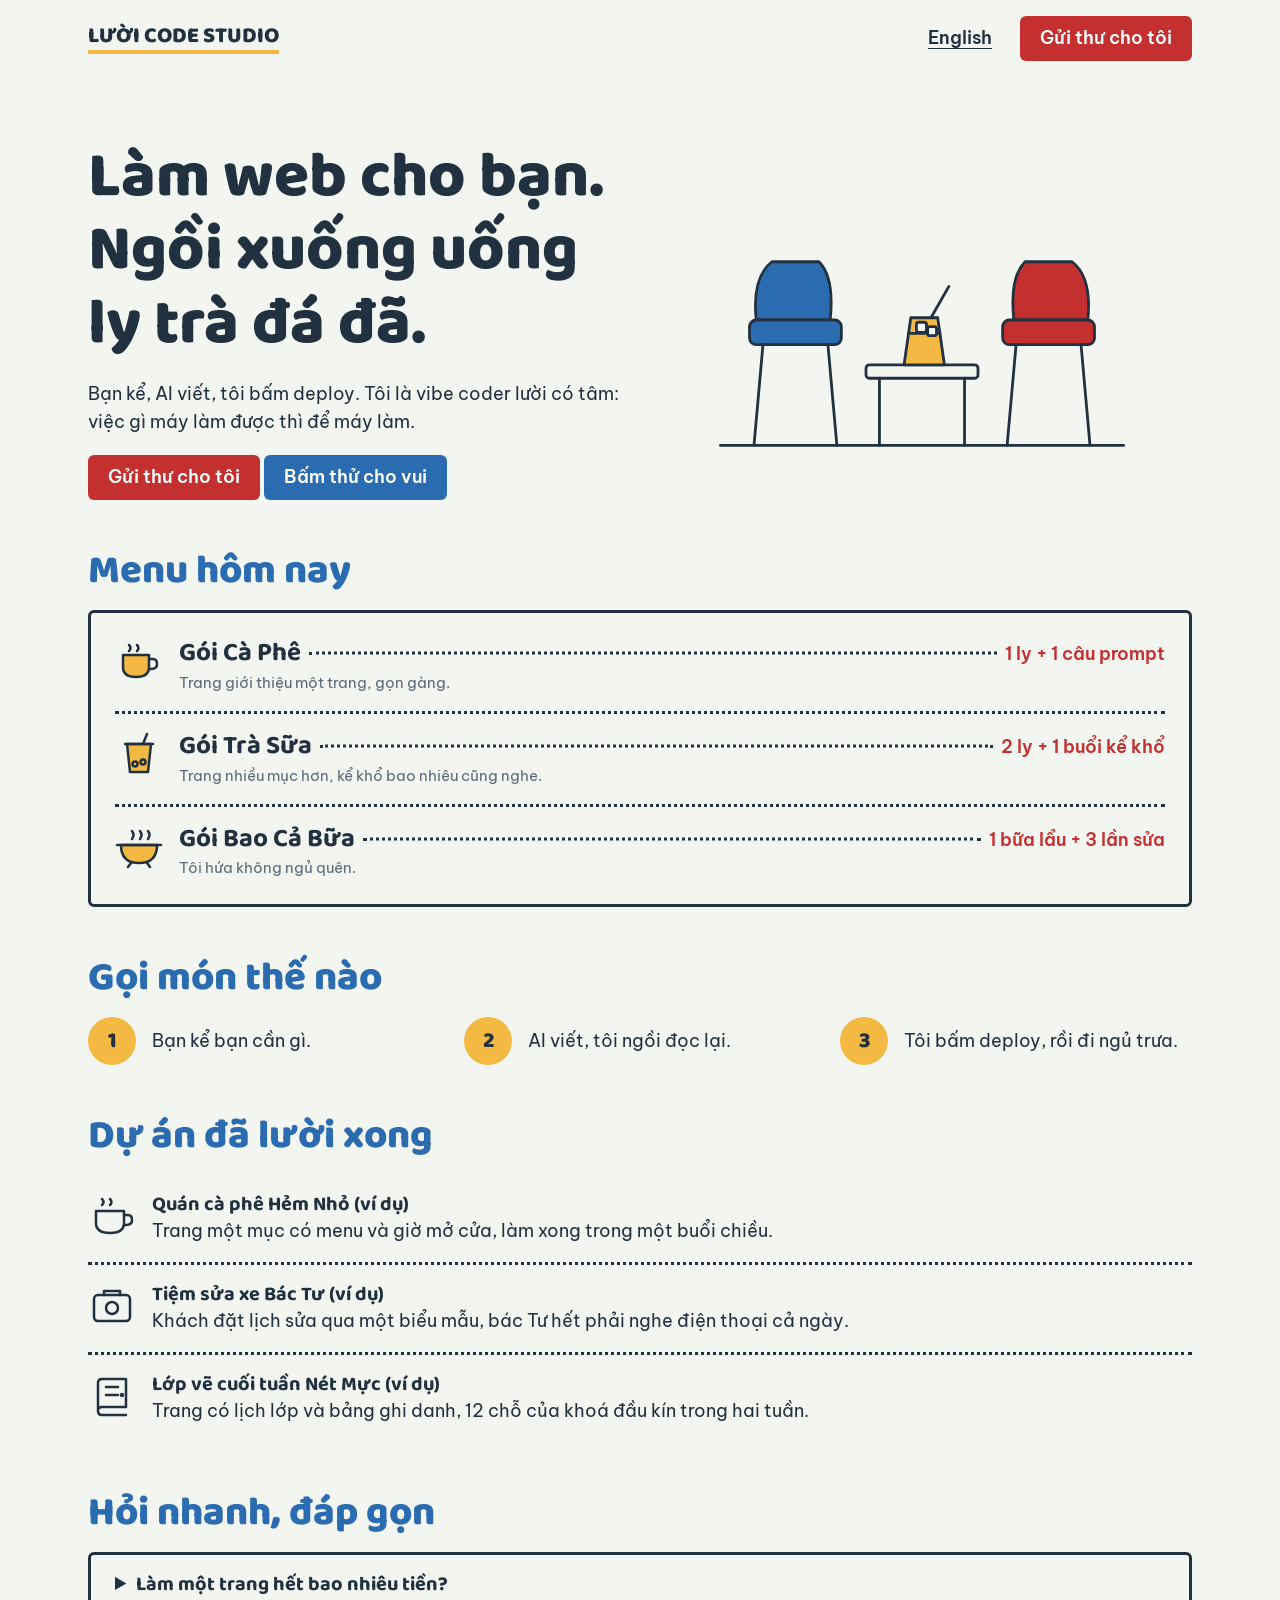
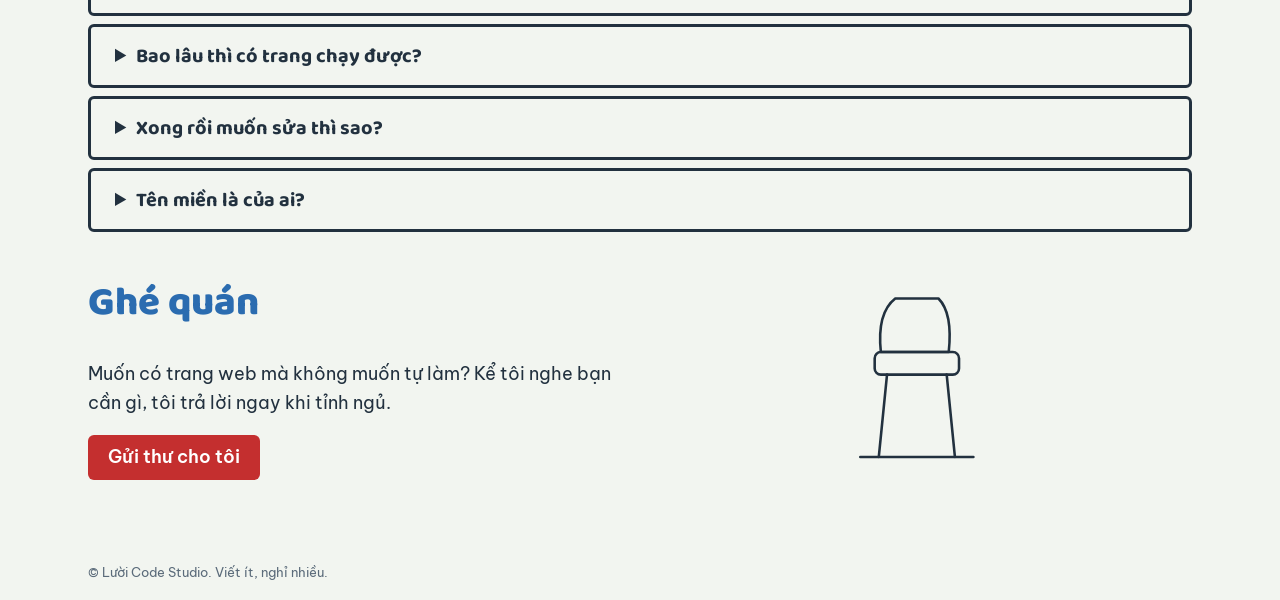
<file: site/index.html>
<!doctype html>
<html lang="vi">
<head>
<meta charset="utf-8">
<meta name="viewport" content="width=device-width, initial-scale=1">
<meta name="version" content="dev">
<meta name="description" content="Lười Code Studio: làm web cho bạn theo kiểu lười có tâm. Bạn kể, AI viết, tôi bấm deploy.">
<title>Lười Code Studio - Làm web cho người bận, bởi người lười</title>
<link rel="canonical" href="https://silver-rp.github.io/autodev-sandbox/">
<link rel="alternate" hreflang="vi" href="https://silver-rp.github.io/autodev-sandbox/">
<link rel="alternate" hreflang="en" href="https://silver-rp.github.io/autodev-sandbox/en/">
<link rel="alternate" hreflang="x-default" href="https://silver-rp.github.io/autodev-sandbox/">
<link rel="icon" type="image/svg+xml" href="favicon.svg">
<meta property="og:title" content="Lười Code Studio - Làm web cho người bận, bởi người lười">
<meta property="og:description" content="Bạn kể, AI viết, tôi bấm deploy. Làm web theo kiểu lười có tâm.">
<meta property="og:type" content="website">
<meta property="og:url" content="https://silver-rp.github.io/autodev-sandbox/">
<meta property="og:image" content="https://silver-rp.github.io/autodev-sandbox/og.png">
<meta property="og:image:width" content="1200">
<meta property="og:image:height" content="630">
<meta property="og:locale" content="vi_VN">
<meta property="og:locale:alternate" content="en_US">
<meta name="twitter:card" content="summary_large_image">
<meta name="twitter:title" content="Lười Code Studio - Làm web cho người bận, bởi người lười">
<meta name="twitter:description" content="Bạn kể, AI viết, tôi bấm deploy. Làm web theo kiểu lười có tâm.">
<meta name="twitter:image" content="https://silver-rp.github.io/autodev-sandbox/og.png">
<link rel="preconnect" href="https://fonts.googleapis.com">
<link rel="preconnect" href="https://fonts.gstatic.com" crossorigin>
<link rel="stylesheet" href="style.css">
<link rel="preload" as="style" href="https://fonts.googleapis.com/css2?family=Baloo+2:wght@700;800&family=Be+Vietnam+Pro:wght@400;600&subset=vietnamese&display=swap">
<noscript><link rel="stylesheet" href="https://fonts.googleapis.com/css2?family=Baloo+2:wght@700;800&family=Be+Vietnam+Pro:wght@400;600&subset=vietnamese&display=swap"></noscript>
<script type="application/ld+json">
{"@context": "https://schema.org", "@type": "ProfessionalService", "name": "Lười Code Studio", "description": "Bạn kể, AI viết, tôi bấm deploy. Làm web theo kiểu lười có tâm.", "url": "https://silver-rp.github.io/autodev-sandbox/", "email": "hello@example.com", "areaServed": "VN"}
</script>
<script src="https://cdn.jsdelivr.net/npm/gsap@3.12.5/dist/gsap.min.js" integrity="sha384-g4NTh/Iv5PPU4xPyhEWqPcwtNXOvdaDI8LLnyYfyNZOjKJeYQyjzQ9X5275eBjpt" crossorigin="anonymous" defer></script>
<script src="main.js" defer></script>
</head>
<body>
<header>
<strong class="bang-hieu">LƯỜI CODE STUDIO</strong>
<a class="doi-ngon-ngu" href="en/" hreflang="en" lang="en">English</a>
<a class="nut" href="mailto:hello@example.com">Gửi thư cho tôi</a>
</header>
<main>
<section id="hero">
<div>
<h1>Làm web cho bạn. Ngồi xuống uống ly trà đá đã.</h1>
<p>Bạn kể, AI viết, tôi bấm deploy. Tôi là vibe coder lười có tâm: việc gì máy làm được thì để máy làm.</p>
<a class="nut" href="mailto:hello@example.com">Gửi thư cho tôi</a>
<button type="button" class="nut nut-vui" id="luoi-nut" aria-pressed="false" hidden>Bấm thử cho vui</button>
</div>
<div class="hero-hinh">
<svg viewBox="0 0 400 300" role="img" aria-labelledby="hero-title" fill="none" stroke="currentColor" stroke-width="2.5" stroke-linecap="round" stroke-linejoin="round">
<title id="hero-title">Hai chiếc ghế nhựa xanh và đỏ bên chiếc bàn thấp có ly trà đá</title>
<path d="M20 262H380"/>
<g class="ghe ghe-xanh">
<path d="M52 150Q48 112 66 98H108Q122 112 118 150Z"/>
<rect x="46" y="150" width="82" height="22" rx="6"/>
<path d="M58 172L50 262M116 172L124 262"/>
</g>
<g class="ban">
<rect x="150" y="190" width="100" height="12" rx="3"/>
<path d="M162 202V262M238 202V262"/>
<g class="ly-tra">
<path class="ly" d="M184 190L190 148H214L220 190Z"/>
<path d="M188 162H216"/>
<rect class="da" x="195" y="152" width="9" height="9" rx="2"/>
<rect class="da" x="205" y="156" width="8" height="8" rx="2"/>
<path d="M208 148L224 120"/>
</g>
</g>
<g class="ghe ghe-do">
<path d="M348 150Q352 112 334 98H292Q278 112 282 150Z"/>
<rect x="272" y="150" width="82" height="22" rx="6"/>
<path d="M342 172L350 262M284 172L276 262"/>
</g>
</svg>
</div>
</section>
<section id="dich-vu">
<h2>Menu hôm nay</h2>
<ul>
<li>
<svg viewBox="0 0 48 48" aria-hidden="true" focusable="false" fill="none" stroke="currentColor" stroke-width="2.5" stroke-linecap="round" stroke-linejoin="round">
<path class="do-tra" d="M8 18H34V30Q34 40 21 40Q8 40 8 30Z"/>
<path d="M34 22H38Q42 22 42 27Q42 32 36 32H34"/>
<path d="M14 8Q17 11 14 14M22 8Q25 11 22 14"/>
</svg>
<div class="mon">
<p class="mon-dong"><span class="ten">Gói Cà Phê</span><span class="cham" aria-hidden="true"></span><span class="gia">1 ly + 1 câu prompt</span></p>
<p class="mo-ta">Trang giới thiệu một trang, gọn gàng.</p>
</div>
</li>
<li>
<svg viewBox="0 0 48 48" aria-hidden="true" focusable="false" fill="none" stroke="currentColor" stroke-width="2.5" stroke-linecap="round" stroke-linejoin="round">
<path class="do-tra" d="M12 14H36L33 42H15Z"/>
<path d="M10 14H38"/>
<path d="M28 14L32 4"/>
<circle cx="20" cy="34" r="2.5"/>
<circle cx="28" cy="32" r="2.5"/>
</svg>
<div class="mon">
<p class="mon-dong"><span class="ten">Gói Trà Sữa</span><span class="cham" aria-hidden="true"></span><span class="gia">2 ly + 1 buổi kể khổ</span></p>
<p class="mo-ta">Trang nhiều mục hơn, kể khổ bao nhiêu cũng nghe.</p>
</div>
</li>
<li>
<svg viewBox="0 0 48 48" aria-hidden="true" focusable="false" fill="none" stroke="currentColor" stroke-width="2.5" stroke-linecap="round" stroke-linejoin="round">
<path class="do-tra" d="M6 22H42Q42 40 24 40Q6 40 6 22Z"/>
<path d="M2 22H46"/>
<path d="M16 40L13 44M32 40L35 44"/>
<path d="M17 8Q20 12 17 16M25 8Q28 12 25 16M33 8Q36 12 33 16"/>
</svg>
<div class="mon">
<p class="mon-dong"><span class="ten">Gói Bao Cả Bữa</span><span class="cham" aria-hidden="true"></span><span class="gia">1 bữa lẩu + 3 lần sửa</span></p>
<p class="mo-ta">Tôi hứa không ngủ quên.</p>
</div>
</li>
</ul>
</section>
<section id="cach-lam">
<h2>Gọi món thế nào</h2>
<ol>
<li>Bạn kể bạn cần gì.</li>
<li>AI viết, tôi ngồi đọc lại.</li>
<li>Tôi bấm deploy, rồi đi ngủ trưa.</li>
</ol>
</section>
<section id="du-an">
<h2>Dự án đã lười xong</h2>
<article>
<svg viewBox="0 0 48 48" aria-hidden="true" focusable="false" fill="none" stroke="currentColor" stroke-width="2.5" stroke-linecap="round" stroke-linejoin="round">
<path d="M8 20H36V32Q36 42 22 42Q8 42 8 32Z"/>
<path d="M36 24H40Q44 24 44 29Q44 34 38 34H36"/>
<path d="M14 8Q17 11 14 14M22 8Q25 11 22 14"/>
</svg>
<div>
<h3>Quán cà phê Hẻm Nhỏ (ví dụ)</h3>
<p>Trang một mục có menu và giờ mở cửa, làm xong trong một buổi chiều.</p>
</div>
</article>
<article>
<svg viewBox="0 0 48 48" aria-hidden="true" focusable="false" fill="none" stroke="currentColor" stroke-width="2.5" stroke-linecap="round" stroke-linejoin="round">
<rect x="6" y="14" width="36" height="26" rx="4"/>
<path d="M16 14V10H32V14"/>
<circle cx="24" cy="27" r="6"/>
</svg>
<div>
<h3>Tiệm sửa xe Bác Tư (ví dụ)</h3>
<p>Khách đặt lịch sửa qua một biểu mẫu, bác Tư hết phải nghe điện thoại cả ngày.</p>
</div>
</article>
<article>
<svg viewBox="0 0 48 48" aria-hidden="true" focusable="false" fill="none" stroke="currentColor" stroke-width="2.5" stroke-linecap="round" stroke-linejoin="round">
<path d="M10 40V12Q10 8 14 8H38V36H14Q10 36 10 40Q10 44 14 44H38"/>
<path d="M18 16H30M18 24H30"/>
<circle cx="34" cy="24" r="1"/>
</svg>
<div>
<h3>Lớp vẽ cuối tuần Nét Mực (ví dụ)</h3>
<p>Trang có lịch lớp và bảng ghi danh, 12 chỗ của khoá đầu kín trong hai tuần.</p>
</div>
</article>
</section>
<section id="hoi-dap">
<h2>Hỏi nhanh, đáp gọn</h2>
<details>
<summary>Làm một trang hết bao nhiêu tiền?</summary>
<p>Gói Cà Phê là một ly và một câu prompt, Gói Trà Sữa là hai ly và một buổi kể khổ. Gửi thư kể bạn cần gì, tôi báo giá bằng số cụ thể trước khi bắt đầu, không có phụ phí bất ngờ.</p>
</details>
<details>
<summary>Bao lâu thì có trang chạy được?</summary>
<p>Trang một mục thường xong trong vài ngày, trang nhiều mục lâu hơn một chút. AI viết nhanh, phần chậm là chờ bạn trả lời xem muốn gì.</p>
</details>
<details>
<summary>Xong rồi muốn sửa thì sao?</summary>
<p>Sửa được. Gói Bao Cả Bữa có sẵn 3 lần sửa. Hết lượt thì cứ nhắn, việc nhỏ tôi làm nhanh, việc lớn tôi báo giá trước rồi mới làm.</p>
</details>
<details>
<summary>Tên miền là của ai?</summary>
<p>Của bạn. Tên miền đăng ký bằng tài khoản của bạn, tôi chỉ được mời vào để cấu hình. Muốn đổi người làm lúc nào cũng được, tôi sẽ bàn giao hết.</p>
</details>
</section>
<section id="lien-he">
<h2>Ghé quán</h2>
<p>Muốn có trang web mà không muốn tự làm? Kể tôi nghe bạn cần gì, tôi trả lời ngay khi tỉnh ngủ.</p>
<a class="nut" href="mailto:hello@example.com">Gửi thư cho tôi</a>
<svg class="ghe-trong" viewBox="0 0 140 180" aria-hidden="true" focusable="false" fill="none" stroke="currentColor" stroke-width="2.5" stroke-linecap="round" stroke-linejoin="round">
<title>Chiếc ghế nhựa còn trống, chờ bạn ghé</title>
<path d="M30 70Q26 32 44 18H86Q100 32 96 70Z"/>
<rect x="24" y="70" width="82" height="22" rx="6"/>
<path d="M36 92L28 172M94 92L102 172"/>
<path d="M10 172H120"/>
</svg>
</section>
</main>
<footer>
<small>© Lười Code Studio. Viết ít, nghỉ nhiều.</small>
</footer>
</body>
</html>
</file>
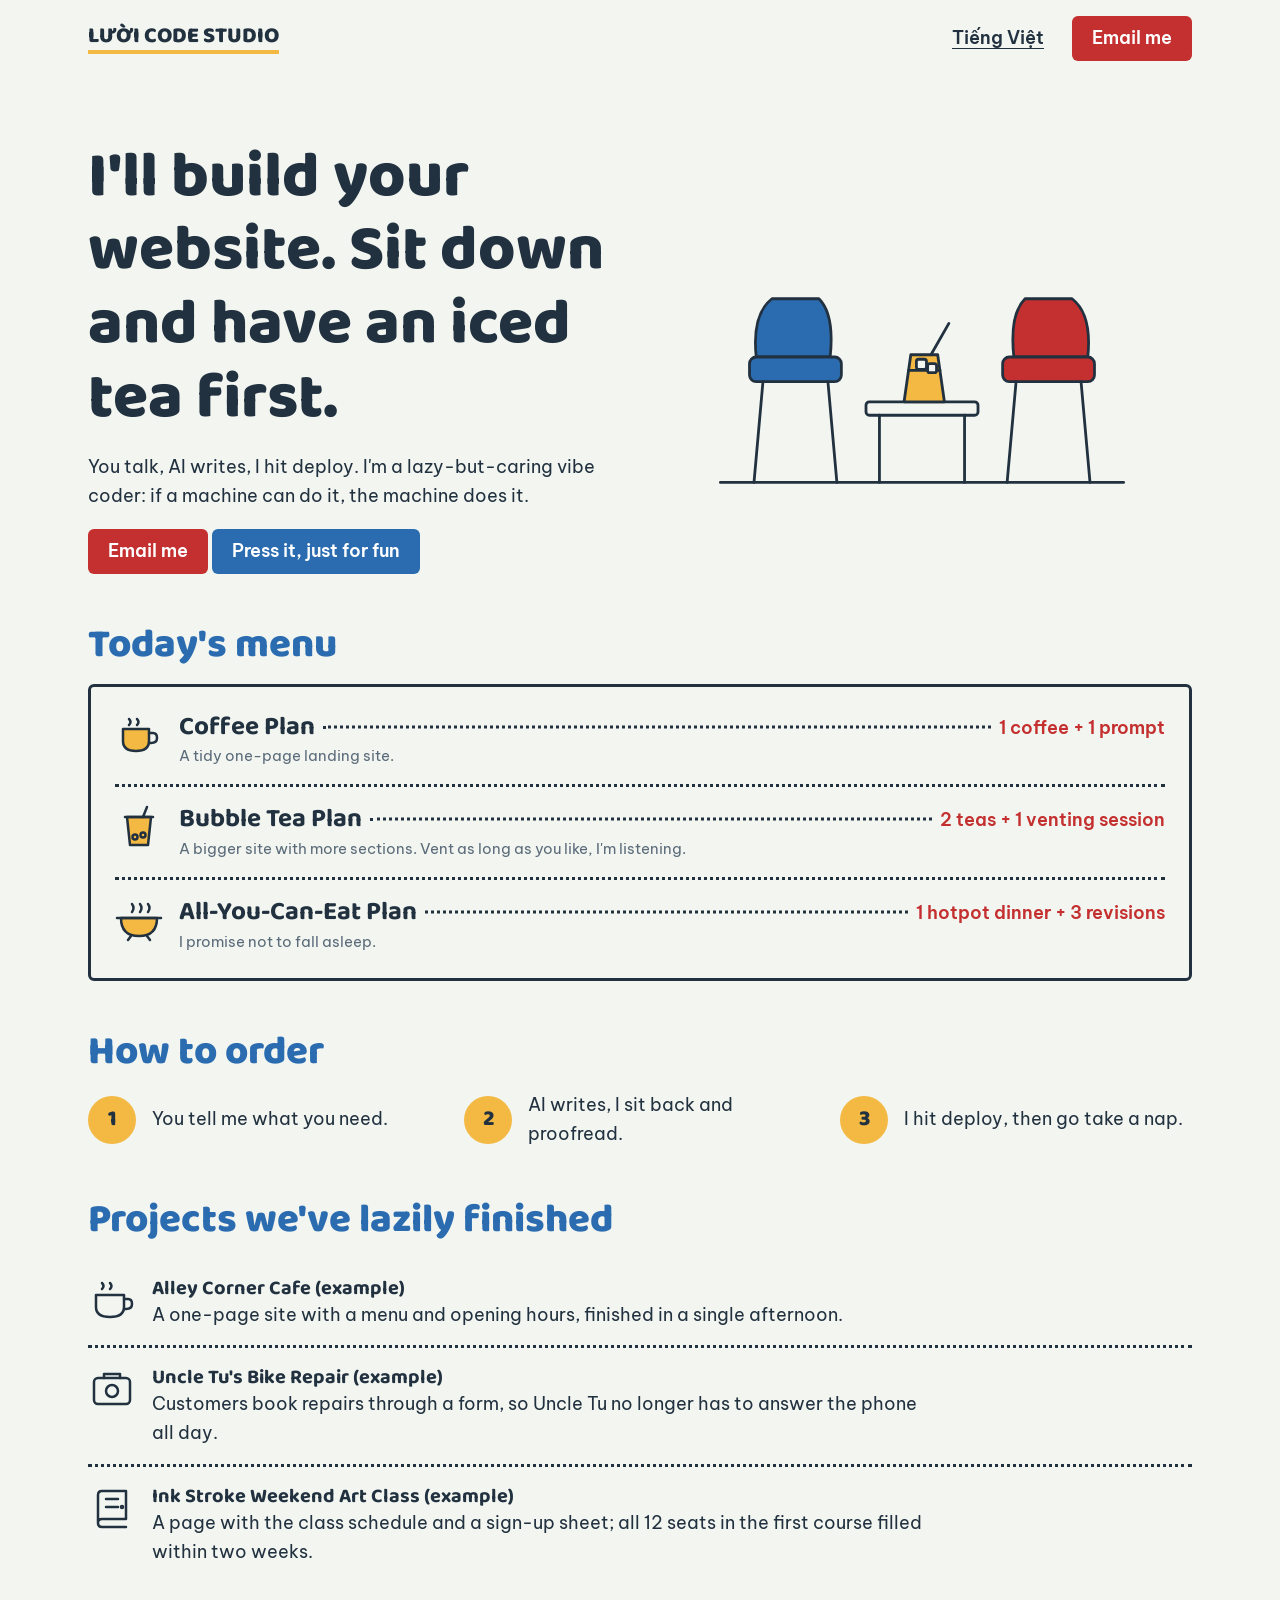
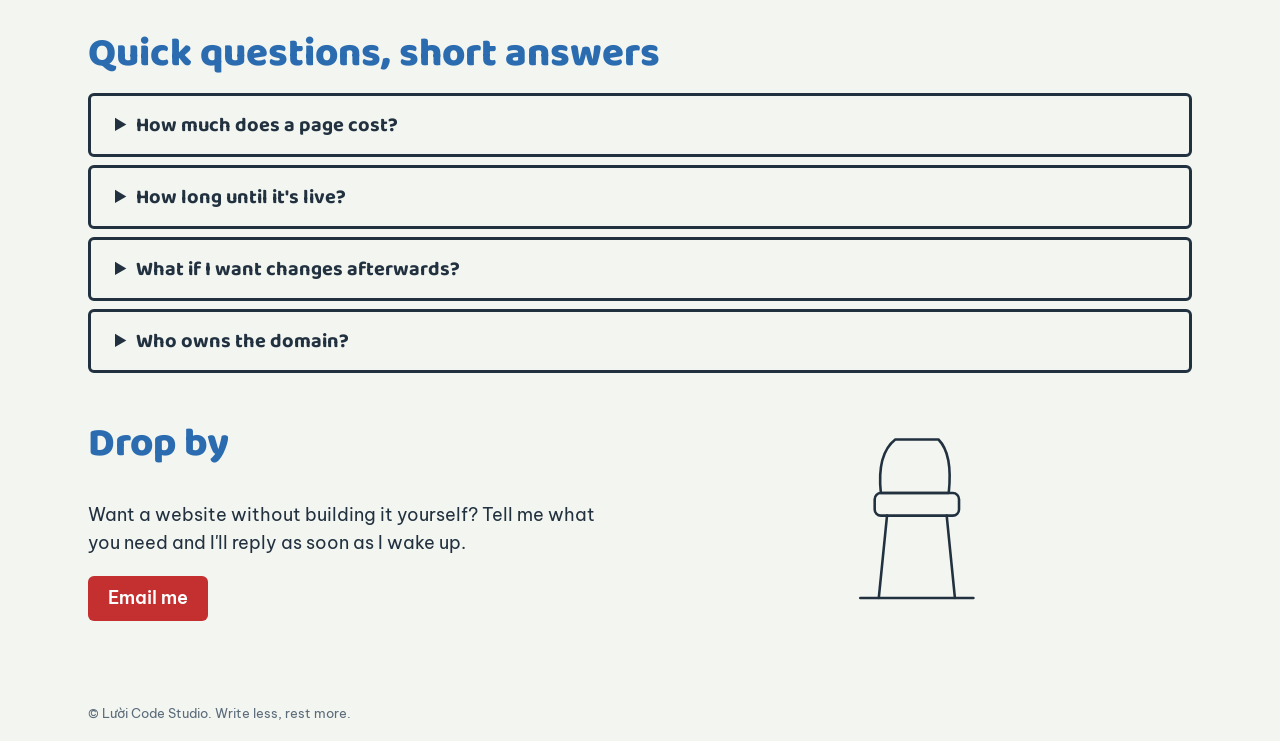
<file: site/en/index.html>
<!doctype html>
<html lang="en">
<head>
<meta charset="utf-8">
<meta name="viewport" content="width=device-width, initial-scale=1">
<meta name="version" content="dev">
<meta name="description" content="Lười Code Studio (Lazy Code Studio): websites made the lazy-but-caring way. You talk, AI writes, I hit deploy.">
<title>Lười Code Studio - Websites for busy people, by a lazy one</title>
<link rel="canonical" href="https://silver-rp.github.io/autodev-sandbox/en/">
<link rel="alternate" hreflang="vi" href="https://silver-rp.github.io/autodev-sandbox/">
<link rel="alternate" hreflang="en" href="https://silver-rp.github.io/autodev-sandbox/en/">
<link rel="alternate" hreflang="x-default" href="https://silver-rp.github.io/autodev-sandbox/">
<link rel="icon" type="image/svg+xml" href="../favicon.svg">
<meta property="og:title" content="Lười Code Studio - Websites for busy people, by a lazy one">
<meta property="og:description" content="You talk, AI writes, I hit deploy. Websites made the lazy-but-caring way.">
<meta property="og:type" content="website">
<meta property="og:url" content="https://silver-rp.github.io/autodev-sandbox/en/">
<meta property="og:image" content="https://silver-rp.github.io/autodev-sandbox/og.png">
<meta property="og:image:width" content="1200">
<meta property="og:image:height" content="630">
<meta property="og:locale" content="en_US">
<meta property="og:locale:alternate" content="vi_VN">
<meta name="twitter:card" content="summary_large_image">
<meta name="twitter:title" content="Lười Code Studio - Websites for busy people, by a lazy one">
<meta name="twitter:description" content="You talk, AI writes, I hit deploy. Websites made the lazy-but-caring way.">
<meta name="twitter:image" content="https://silver-rp.github.io/autodev-sandbox/og.png">
<link rel="preconnect" href="https://fonts.googleapis.com">
<link rel="preconnect" href="https://fonts.gstatic.com" crossorigin>
<link rel="stylesheet" href="../style.css">
<link rel="preload" as="style" href="https://fonts.googleapis.com/css2?family=Baloo+2:wght@700;800&family=Be+Vietnam+Pro:wght@400;600&subset=vietnamese&display=swap">
<noscript><link rel="stylesheet" href="https://fonts.googleapis.com/css2?family=Baloo+2:wght@700;800&family=Be+Vietnam+Pro:wght@400;600&subset=vietnamese&display=swap"></noscript>
<script src="https://cdn.jsdelivr.net/npm/gsap@3.12.5/dist/gsap.min.js" integrity="sha384-g4NTh/Iv5PPU4xPyhEWqPcwtNXOvdaDI8LLnyYfyNZOjKJeYQyjzQ9X5275eBjpt" crossorigin="anonymous" defer></script>
<script src="../main.js" defer></script>
</head>
<body>
<header>
<strong class="bang-hieu">LƯỜI CODE STUDIO</strong>
<a class="doi-ngon-ngu" href="../" hreflang="vi" lang="vi">Tiếng Việt</a>
<a class="nut" href="mailto:hello@example.com">Email me</a>
</header>
<main>
<section id="hero">
<div>
<h1>I'll build your website. Sit down and have an iced tea first.</h1>
<p>You talk, AI writes, I hit deploy. I'm a lazy-but-caring vibe coder: if a machine can do it, the machine does it.</p>
<a class="nut" href="mailto:hello@example.com">Email me</a>
<button type="button" class="nut nut-vui" id="luoi-nut" aria-pressed="false" data-on="Being lazy for you…" data-off="Press it, just for fun" hidden>Press it, just for fun</button>
</div>
<div class="hero-hinh">
<svg viewBox="0 0 400 300" role="img" aria-labelledby="hero-title" fill="none" stroke="currentColor" stroke-width="2.5" stroke-linecap="round" stroke-linejoin="round">
<title id="hero-title">Two plastic stools, one blue and one red, beside a low table with a glass of iced tea</title>
<path d="M20 262H380"/>
<g class="ghe ghe-xanh">
<path d="M52 150Q48 112 66 98H108Q122 112 118 150Z"/>
<rect x="46" y="150" width="82" height="22" rx="6"/>
<path d="M58 172L50 262M116 172L124 262"/>
</g>
<g class="ban">
<rect x="150" y="190" width="100" height="12" rx="3"/>
<path d="M162 202V262M238 202V262"/>
<g class="ly-tra">
<path class="ly" d="M184 190L190 148H214L220 190Z"/>
<path d="M188 162H216"/>
<rect class="da" x="195" y="152" width="9" height="9" rx="2"/>
<rect class="da" x="205" y="156" width="8" height="8" rx="2"/>
<path d="M208 148L224 120"/>
</g>
</g>
<g class="ghe ghe-do">
<path d="M348 150Q352 112 334 98H292Q278 112 282 150Z"/>
<rect x="272" y="150" width="82" height="22" rx="6"/>
<path d="M342 172L350 262M284 172L276 262"/>
</g>
</svg>
</div>
</section>
<section id="dich-vu">
<h2>Today's menu</h2>
<ul>
<li>
<svg viewBox="0 0 48 48" aria-hidden="true" focusable="false" fill="none" stroke="currentColor" stroke-width="2.5" stroke-linecap="round" stroke-linejoin="round">
<path class="do-tra" d="M8 18H34V30Q34 40 21 40Q8 40 8 30Z"/>
<path d="M34 22H38Q42 22 42 27Q42 32 36 32H34"/>
<path d="M14 8Q17 11 14 14M22 8Q25 11 22 14"/>
</svg>
<div class="mon">
<p class="mon-dong"><span class="ten">Coffee Plan</span><span class="cham" aria-hidden="true"></span><span class="gia">1 coffee + 1 prompt</span></p>
<p class="mo-ta">A tidy one-page landing site.</p>
</div>
</li>
<li>
<svg viewBox="0 0 48 48" aria-hidden="true" focusable="false" fill="none" stroke="currentColor" stroke-width="2.5" stroke-linecap="round" stroke-linejoin="round">
<path class="do-tra" d="M12 14H36L33 42H15Z"/>
<path d="M10 14H38"/>
<path d="M28 14L32 4"/>
<circle cx="20" cy="34" r="2.5"/>
<circle cx="28" cy="32" r="2.5"/>
</svg>
<div class="mon">
<p class="mon-dong"><span class="ten">Bubble Tea Plan</span><span class="cham" aria-hidden="true"></span><span class="gia">2 teas + 1 venting session</span></p>
<p class="mo-ta">A bigger site with more sections. Vent as long as you like, I'm listening.</p>
</div>
</li>
<li>
<svg viewBox="0 0 48 48" aria-hidden="true" focusable="false" fill="none" stroke="currentColor" stroke-width="2.5" stroke-linecap="round" stroke-linejoin="round">
<path class="do-tra" d="M6 22H42Q42 40 24 40Q6 40 6 22Z"/>
<path d="M2 22H46"/>
<path d="M16 40L13 44M32 40L35 44"/>
<path d="M17 8Q20 12 17 16M25 8Q28 12 25 16M33 8Q36 12 33 16"/>
</svg>
<div class="mon">
<p class="mon-dong"><span class="ten">All-You-Can-Eat Plan</span><span class="cham" aria-hidden="true"></span><span class="gia">1 hotpot dinner + 3 revisions</span></p>
<p class="mo-ta">I promise not to fall asleep.</p>
</div>
</li>
</ul>
</section>
<section id="cach-lam">
<h2>How to order</h2>
<ol>
<li>You tell me what you need.</li>
<li>AI writes, I sit back and proofread.</li>
<li>I hit deploy, then go take a nap.</li>
</ol>
</section>
<section id="du-an">
<h2>Projects we've lazily finished</h2>
<article>
<svg viewBox="0 0 48 48" aria-hidden="true" focusable="false" fill="none" stroke="currentColor" stroke-width="2.5" stroke-linecap="round" stroke-linejoin="round">
<path d="M8 20H36V32Q36 42 22 42Q8 42 8 32Z"/>
<path d="M36 24H40Q44 24 44 29Q44 34 38 34H36"/>
<path d="M14 8Q17 11 14 14M22 8Q25 11 22 14"/>
</svg>
<div>
<h3>Alley Corner Cafe (example)</h3>
<p>A one-page site with a menu and opening hours, finished in a single afternoon.</p>
</div>
</article>
<article>
<svg viewBox="0 0 48 48" aria-hidden="true" focusable="false" fill="none" stroke="currentColor" stroke-width="2.5" stroke-linecap="round" stroke-linejoin="round">
<rect x="6" y="14" width="36" height="26" rx="4"/>
<path d="M16 14V10H32V14"/>
<circle cx="24" cy="27" r="6"/>
</svg>
<div>
<h3>Uncle Tu's Bike Repair (example)</h3>
<p>Customers book repairs through a form, so Uncle Tu no longer has to answer the phone all day.</p>
</div>
</article>
<article>
<svg viewBox="0 0 48 48" aria-hidden="true" focusable="false" fill="none" stroke="currentColor" stroke-width="2.5" stroke-linecap="round" stroke-linejoin="round">
<path d="M10 40V12Q10 8 14 8H38V36H14Q10 36 10 40Q10 44 14 44H38"/>
<path d="M18 16H30M18 24H30"/>
<circle cx="34" cy="24" r="1"/>
</svg>
<div>
<h3>Ink Stroke Weekend Art Class (example)</h3>
<p>A page with the class schedule and a sign-up sheet; all 12 seats in the first course filled within two weeks.</p>
</div>
</article>
</section>
<section id="hoi-dap">
<h2>Quick questions, short answers</h2>
<details>
<summary>How much does a page cost?</summary>
<p>The Coffee Plan is one coffee and one prompt, the Bubble Tea Plan is two teas and a venting session. Email me what you need and I'll quote a concrete number before I start, with no surprise fees.</p>
</details>
<details>
<summary>How long until it's live?</summary>
<p>A one-page site usually takes a few days, a bigger one a little longer. AI writes fast; the slow part is waiting for you to say what you want.</p>
</details>
<details>
<summary>What if I want changes afterwards?</summary>
<p>No problem. The All-You-Can-Eat Plan includes 3 revisions. After that, just message me: small jobs I do quickly, big ones I quote first and then get to work.</p>
</details>
<details>
<summary>Who owns the domain?</summary>
<p>You do. The domain is registered under your account and I'm only invited in to set it up. Want to switch to someone else any time? Fine, I'll hand everything over.</p>
</details>
</section>
<section id="lien-he">
<h2>Drop by</h2>
<p>Want a website without building it yourself? Tell me what you need and I'll reply as soon as I wake up.</p>
<a class="nut" href="mailto:hello@example.com">Email me</a>
<svg class="ghe-trong" viewBox="0 0 140 180" aria-hidden="true" focusable="false" fill="none" stroke="currentColor" stroke-width="2.5" stroke-linecap="round" stroke-linejoin="round">
<title>An empty plastic stool, waiting for you to stop by</title>
<path d="M30 70Q26 32 44 18H86Q100 32 96 70Z"/>
<rect x="24" y="70" width="82" height="22" rx="6"/>
<path d="M36 92L28 172M94 92L102 172"/>
<path d="M10 172H120"/>
</svg>
</section>
</main>
<footer>
<small>© Lười Code Studio. Write less, rest more.</small>
</footer>
</body>
</html>
</file>
<file: site/style.css>
:root {
  --color-tuong-voi: #F2F5F0;
  --color-muc-bang: #22313F;
  --color-ghe-xanh: #2B6CB0;
  --color-ghe-do: #C42F2F;
  --color-tra-da: #F4B942;
  --color-bui-duong: #5B6B7A;
  --color-chu-nut: white;
  --color-chu-tren-tra: var(--color-muc-bang);
  --font-bang-hieu: "Baloo 2", "Arial Rounded MT Bold", system-ui, sans-serif;
  --font-than-bai: "Be Vietnam Pro", system-ui, sans-serif;
  --space-1: 0.5rem;
  --space-2: 1rem;
  --space-3: 1.5rem;
  --space-4: 3rem;
  --khung: 72rem;
}

* {
  box-sizing: border-box;
}

body {
  margin: 0;
  background: var(--color-tuong-voi);
  color: var(--color-muc-bang);
  font-family: var(--font-than-bai);
  font-size: 18px;
  font-weight: 400;
  line-height: 1.6;
}

header,
main,
footer {
  max-width: var(--khung);
  margin: 0 auto;
  padding: var(--space-2) var(--space-3);
}

header {
  display: flex;
  flex-wrap: wrap;
  align-items: center;
  justify-content: space-between;
  gap: var(--space-2);
}

.bang-hieu {
  font-family: var(--font-bang-hieu);
  font-weight: 800;
  font-size: 22px;
  line-height: 1.2;
  border-bottom: 4px solid var(--color-tra-da);
}

.doi-ngon-ngu {
  margin-left: auto;
  padding: 0.5rem 0.75rem;
  color: inherit;
  font-weight: 600;
  text-decoration: underline;
  text-underline-offset: 4px;
}

.nut {
  display: inline-block;
  padding: 0.5rem 1.25rem;
  background: var(--color-ghe-do);
  color: var(--color-chu-nut);
  font-weight: 600;
  text-decoration: none;
  border-radius: 6px;
}

button.nut {
  border: 0;
  font: inherit;
  font-weight: 600;
  cursor: pointer;
}

button.nut[hidden] {
  display: none;
}

.nut-vui {
  background: var(--color-ghe-xanh);
}

.nut-vui[aria-pressed="true"] {
  background: var(--color-muc-bang);
}

a:focus-visible,
button:focus-visible,
.nut:focus-visible {
  outline: 3px solid var(--color-muc-bang);
  outline-offset: 3px;
}

section {
  margin: var(--space-4) 0;
}

h1,
h2 {
  font-family: var(--font-bang-hieu);
  font-weight: 800;
  line-height: 1.15;
  margin: 0 0 var(--space-2);
}

h1 {
  font-size: clamp(40px, 6.4vw + 16px, 64px);
}

h2 {
  font-size: clamp(28px, 2.4vw + 18px, 40px);
  color: var(--color-ghe-xanh);
}

p {
  max-width: 65ch;
}

a {
  color: var(--color-ghe-xanh);
}

#hero {
  display: grid;
  grid-template-columns: 1fr;
  gap: var(--space-3);
  align-items: center;
}

@media (min-width: 64rem) {
  #hero {
    grid-template-columns: 1fr 1fr;
  }
}

/* Ghế trống ở Ghé quán: nét Mực bảng, phẳng, cùng thể loại ghế hero */
#lien-he .ghe-trong {
  display: block;
  width: 7rem;
  max-width: 100%;
  height: auto;
  margin-top: var(--space-3);
  color: var(--color-muc-bang);
}

@media (min-width: 64rem) {
  #lien-he {
    display: grid;
    grid-template-columns: 1fr 1fr;
    column-gap: var(--space-3);
    align-items: start;
  }

  #lien-he > :not(svg) {
    grid-column: 1;
    justify-self: start;
  }

  #lien-he .ghe-trong {
    grid-column: 2;
    grid-row: 1 / span 3;
    justify-self: center;
    width: 9rem;
    margin-top: 0;
  }
}

.hero-hinh {
  color: var(--color-muc-bang);
  min-width: 0;
}

.hero-hinh svg {
  display: block;
  width: 100%;
  max-width: 28rem;
  height: auto;
  margin: 0 auto;
}

.hero-hinh .ghe-xanh {
  fill: var(--color-ghe-xanh);
}

.hero-hinh .ghe-do {
  fill: var(--color-ghe-do);
}

.hero-hinh .ly {
  fill: var(--color-tra-da);
}

.hero-hinh .da {
  fill: var(--color-tuong-voi);
}

footer {
  color: var(--color-bui-duong);
  font-size: 15px;
}

/* Menu hôm nay: một bảng liền */
#dich-vu ul {
  list-style: none;
  margin: 0;
  padding: var(--space-1) var(--space-3);
  border: 3px solid var(--color-muc-bang);
  border-radius: 6px;
}

#dich-vu li {
  display: flex;
  gap: var(--space-2);
  align-items: flex-start;
  padding: var(--space-2) 0;
}

#dich-vu li + li {
  border-top: 3px dotted var(--color-muc-bang);
}

#dich-vu li svg {
  flex: none;
  width: 48px;
  height: 48px;
  color: var(--color-muc-bang);
}

#dich-vu li svg .do-tra {
  fill: var(--color-tra-da);
}

.mon {
  flex: 1;
  min-width: 0;
}

.mon p {
  margin: 0;
}

.mon-dong {
  display: flex;
  flex-wrap: wrap;
  align-items: baseline;
  column-gap: var(--space-1);
  max-width: none;
}

.ten {
  font-family: var(--font-bang-hieu);
  font-weight: 700;
  font-size: 22px;
  line-height: 1.3;
}

.cham {
  flex: 1 1 1rem;
  min-width: 1rem;
  border-bottom: 3px dotted var(--color-muc-bang);
  transform: translateY(-0.3em);
}

.gia {
  color: var(--color-ghe-do);
  font-weight: 600;
}

.mo-ta {
  color: var(--color-bui-duong);
  font-size: 15px;
}

@media (max-width: 40rem) {
  /* Tên món một dòng; dòng dưới là chấm dẫn co lại rồi giá (cùng hàng) */
  .ten {
    flex-basis: 100%;
  }

  .cham {
    flex: 1 1 1rem;
    min-width: 1rem;
    transform: none;
    align-self: flex-end;
    margin-bottom: 0.45em;
  }

  .gia {
    flex: 0 1 auto;
    min-width: 0;
  }
}

@media (min-width: 64rem) {
  .ten {
    font-size: 26px;
  }
}

/* Gọi món thế nào: số thứ tự trong hình tròn Trà đá */
#cach-lam ol {
  list-style: none;
  counter-reset: buoc;
  margin: 0;
  padding: 0;
  display: grid;
  gap: var(--space-2);
}

@media (min-width: 64rem) {
  #cach-lam ol {
    grid-template-columns: repeat(3, 1fr);
    gap: var(--space-3);
  }
}

#cach-lam li {
  counter-increment: buoc;
  display: flex;
  gap: var(--space-2);
  align-items: center;
}

#cach-lam li::before {
  content: counter(buoc);
  flex: none;
  width: 3rem;
  height: 3rem;
  display: grid;
  place-items: center;
  border-radius: 50%;
  background: var(--color-tra-da);
  color: var(--color-chu-tren-tra);
  font-family: var(--font-bang-hieu);
  font-weight: 800;
  font-size: 22px;
}

@media (prefers-color-scheme: dark) {
  :root {
    --color-tuong-voi: #1B2A3A;
    --color-muc-bang: #E8EEF2;
    --color-ghe-xanh: #7FB2FF;
    --color-ghe-do: #FF7A6E;
    --color-tra-da: #F4B942;
    --color-bui-duong: #9FB0BF;
    --color-chu-nut: var(--color-tuong-voi);
    --color-chu-tren-tra: var(--color-tuong-voi);
  }
}

/* Dự án đã lười xong */
#du-an article {
  display: flex;
  gap: var(--space-2);
  align-items: flex-start;
  padding: var(--space-2) 0;
}

#du-an article + article {
  border-top: 3px dotted var(--color-muc-bang);
}

#du-an article svg {
  flex: none;
  width: 48px;
  height: 48px;
  color: var(--color-muc-bang);
}

#du-an article div {
  flex: 1;
  min-width: 0;
}

#du-an h3 {
  margin: 0;
  font-family: var(--font-bang-hieu);
  font-size: 20px;
  line-height: 1.3;
}

#du-an article p {
  margin: 0;
}

/* Hỏi nhanh, đáp gọn: details/summary */
#hoi-dap details {
  border: 3px solid var(--color-muc-bang);
  border-radius: 6px;
  padding: 0 var(--space-3);
}

#hoi-dap details + details {
  margin-top: var(--space-1);
}

#hoi-dap summary {
  cursor: pointer;
  padding: var(--space-2) 0;
  font-family: var(--font-bang-hieu);
  font-weight: 700;
  font-size: 20px;
  line-height: 1.3;
}

#hoi-dap summary:focus-visible {
  outline: 3px solid var(--color-ghe-xanh);
  outline-offset: 3px;
}

#hoi-dap details p {
  margin: 0 0 var(--space-2);
}

/* Giảm chuyển động: tôn trọng tuỳ chọn của hệ điều hành */
@media (prefers-reduced-motion: reduce) {
  *,
  *::before,
  *::after {
    animation-duration: 0.01ms !important;
    animation-iteration-count: 1 !important;
    transition-duration: 0.01ms !important;
    scroll-behavior: auto !important;
  }
}
</file>
